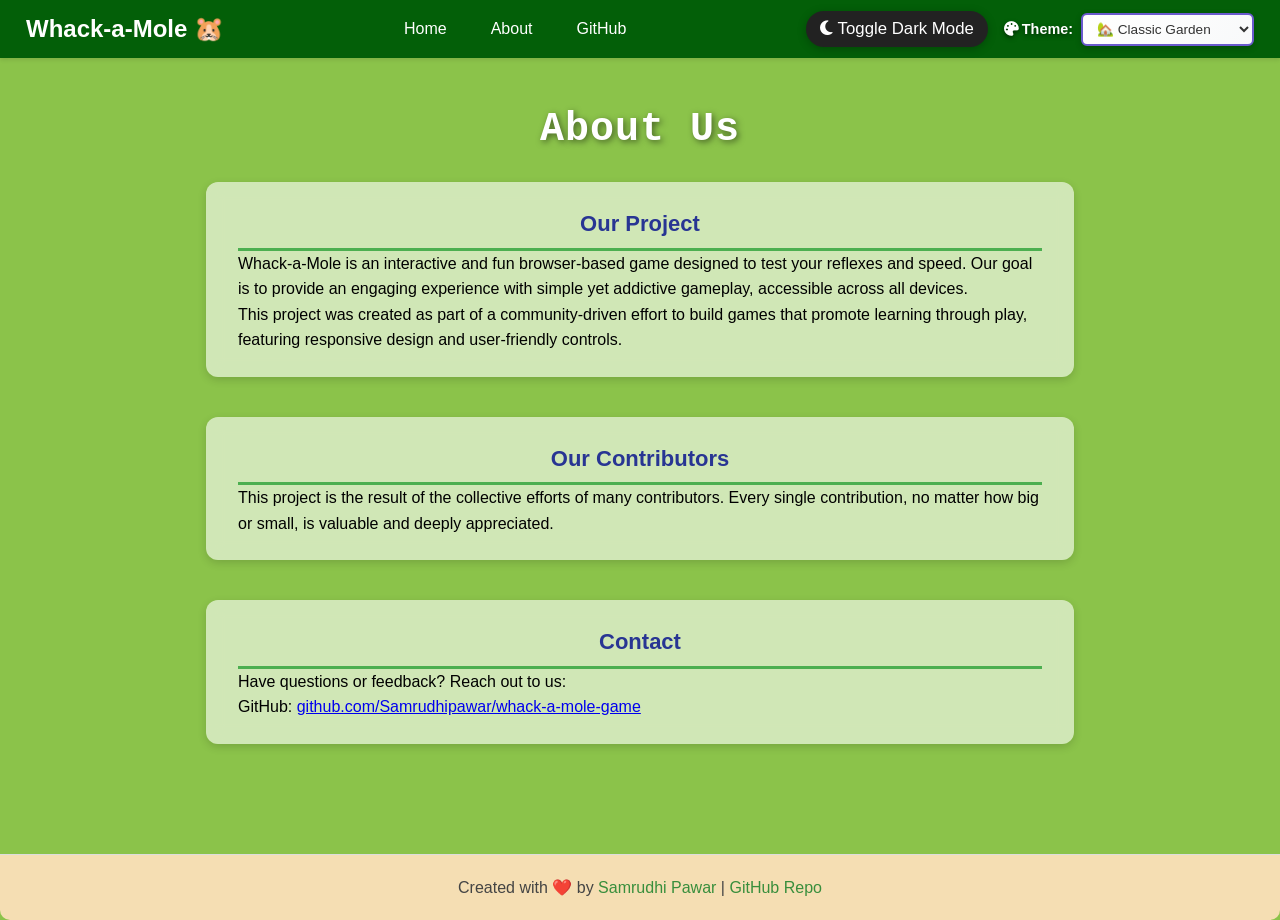
<file: about.html>
<!DOCTYPE html>
<html lang="en">
<head>
  <meta charset="UTF-8" />
  <meta name="viewport" content="width=device-width, initial-scale=1" />
  <title>About Us - Whack-a-Mole</title>
  <link rel="icon" href="favicon-whack-a-mole-game.png">
  <link rel="stylesheet" href="https://cdnjs.cloudflare.com/ajax/libs/font-awesome/6.5.0/css/all.min.css">
  <link rel="stylesheet" href="whack-a-mole.css">
  <style>
    html, body {
      height: 100%;
      margin: 0;
    }

    body {
      display: flex;
      flex-direction: column;
    }

    .container {
      flex: 1; /* Pushes footer to bottom if content is short */
    }



    body {
      margin: 0;
      color: #333;
      line-height: 1.6;
      font-family: "Segoe UI", Tahoma, Geneva, Verdana, sans-serif;
    }



    .container {
      max-width: 900px;
      margin: 40px auto;
      padding: 0 16px;
    }

    h1 {
      /* color: #035f08; */
      font-size: 2.5rem;
      margin-bottom: 20px;
      text-align: center;
      color: #ffffff;
      text-shadow: 2px 2px 6px rgba(0,0,0,0.5);
    }

    section {
      background:  rgba(255, 255, 255, 0.6);
      padding: 24px 32px;
      border-radius: 12px;
      box-shadow: 0 3px 8px rgba(0,0,0,0.15);
      margin-bottom: 40px;
      transition: transform 0.2s ease, box-shadow 0.2s ease;
      backdrop-filter: blur(8px); /* frosted glass effect */
      -webkit-backdrop-filter: blur(8px);
    }

    section h2 {
      text-align: center;
      font-size: 22px;
      color: #283593;
      margin-top: 0;
      padding-bottom: 6px;
      border-bottom: 3px solid #4caf50; /* accent underline */
    }

    .container p{
      font-weight: 500;
      color :black;
    }
    section:hover {
      transform: scale(1.02);
      box-shadow: 0 6px 16px rgba(0,0,0,0.12);
    }

    .section p a {
      color: #035f08;
      text-decoration: none;
      font-weight: 500;
    }

    section p a:hover {
      color: #0288d1;
      text-decoration: underline;
    }

    @media (max-width: 480px) {
      .container {
        margin: 20px auto;
        padding: 0 12px;
      }
    }
  </style>
</head>
<body>
<!-- This is the updated navbar -->
<nav class="navbar">
  <div class="navbar-container">
    <a href="index.html" class="navbar-logo">Whack-a-Mole 🐹</a>
    <ul class="navbar-menu">
      <li><a href="index.html" >Home</a></li>
      <li><a href="about.html">About</a></li>
      <li><a href="https://github.com/Samrudhipawar/whack-a-mole-game" target="_blank">GitHub</a></li>
    </ul>
    

    <!-- Wrap theme controls in a div for flex layout -->
    <div class="theme-controls">
      <button id="theme-toggle" class="theme-toggle-btn">
        <i class="fas fa-moon"></i> Toggle Dark Mode
      </button>

      <div class="theme-selector">
        <label for="theme-select" class="theme-label">
          <i class="fas fa-palette"></i> Theme:
        </label>
        <select id="theme-select" class="theme-dropdown">
          <option value="classic">🏡 Classic Garden</option>
          <option value="desert">🏜️ Desert Adventure</option>
          <option value="ocean">🌊 Ocean World</option>
          <option value="space">🚀 Space Mission</option>
          <option value="forest">🌲 Enchanted Forest</option>
        </select>
      </div>
    </div>
  </div>
</nav>
<div class="container">
  <h1>About Us</h1>

  <section>
    <h2>Our Project</h2>
    <p>
      Whack-a-Mole is an interactive and fun browser-based game designed to test your reflexes and speed. Our goal is to provide an engaging experience with simple yet addictive gameplay, accessible across all devices.
    </p>
    <p>
      This project was created as part of a community-driven effort to build games that promote learning through play, featuring responsive design and user-friendly controls.
    </p>
  </section>

  <section>
    <h2>Our Contributors</h2>
    <p>
      This project is the result of the collective efforts of many contributors. Every single contribution, no matter how big or small, is valuable and deeply appreciated.
    </p>
  </section>

  <section>
    <h2>Contact</h2>
    <p>Have questions or feedback? Reach out to us:</p>
    <p>GitHub: <a class="link" href="https://github.com/Samrudhipawar/whack-a-mole-game" target="_blank" rel="noopener">github.com/Samrudhipawar/whack-a-mole-game</a></p>
  </section>
</div>

 <footer class="footer">
         <p>
            Created with <span class="heart">❤️</span> by 
            <a href="https://github.com/Samrudhipawar" target="_blank">Samrudhi Pawar</a> | 
            <a href="https://github.com/Samrudhipawar/whack-a-mole-game" target="_blank">GitHub Repo</a>
         </p>
        </footer>
 <script src="whack-a-mole.js"></script>
 <script>
  // Dark mode toggle logic (same as index.html)
  document.addEventListener('DOMContentLoaded', function() {
    const themeToggleBtn = document.getElementById('theme-toggle');
    if (localStorage.getItem('theme') === 'dark') {
      document.body.classList.add('dark-mode');
      themeToggleBtn.innerHTML = '<i class="fas fa-sun"></i> Toggle Light Mode';
    } else {
      document.body.classList.remove('dark-mode');
      themeToggleBtn.innerHTML = '<i class="fas fa-moon"></i> Toggle Dark Mode';
    }
    themeToggleBtn.addEventListener('click', function() {
      document.body.classList.toggle('dark-mode');
      const isDark = document.body.classList.contains('dark-mode');
      themeToggleBtn.innerHTML = isDark
        ? '<i class="fas fa-sun"></i> Toggle Light Mode'
        : '<i class="fas fa-moon"></i> Toggle Dark Mode';
      localStorage.setItem('theme', isDark ? 'dark' : 'light');
    });
  });
 </script>
</body>
</html>
</file>
<file: whack-a-mole.css>
* {
  margin: 0;
  padding: 0;
  box-sizing: border-box;
}

body {
  background-image: url("https://i.pinimg.com/1200x/b5/37/f6/b537f6af75a3573bda5c9148ed16c5dc.jpg");
  cursor: url("https://cur.cursors-4u.net/sports/spo-10/spo947.cur"), auto;
  background-color: #8bc34a;
  background-size: cover;
  background-position: center;
  background-attachment: fixed;
  min-height: 100vh;
  font-family: monospace;
  margin: 0;
  padding: 0;
  /* Remove flexbox centering */
}


.game-container {
  margin: 0 auto;
  margin-top: 20px;
  max-width: 600px;
  background-color: cornsilk;
  padding: 20px;
  border-radius: 10px;
  box-shadow: 0 0 10px rgba(0, 0, 0, 0.2);
  text-align: center;
}


h1 {
  font-family: monospace;
  font-size: 3rem;
  color: #502f09;
  text-shadow: 0 0 5px #03261f, 0 0 10px #03261f;
  margin-bottom: 20px;
  letter-spacing: 1px;
}

.game-info {
  display: flex;
  justify-content: space-around;
  margin-bottom: 20px;
  font-size: 1.2rem;
  font-weight: bold;
}
.game-info > div:hover {
  transform: scale(1.05);
  transition: transform 0.2s ease-in-out;
}

.game-board {
  display: grid;
  grid-template-columns: repeat(3, 1fr);
  grid-gap: 15px;
  margin-bottom: 20px;
}

.hole {
  position: relative;
  width: 100%;
  padding-bottom: 100%;
  background-color: #654321; 
  border-radius: 50%;
  box-shadow: inset 0 10px 0 5px #432a17; 
  transition: all 0.3s ease;
  overflow: hidden; 
}

.hole:hover {
  transform: scale(1.03);
  box-shadow: 0 0 20px #ffc107, inset 0 10px 10px rgba(0, 0, 0, 0.6);
}

.mole {
  position: absolute;
  top: 100%;
  left: 0;
  width: 100%;
  height: 100%;
  background-image: url('Daco_5139344.png');
  background-size: 125% auto; 
  background-repeat: no-repeat;
  background-position: center center; 
  transition: top 0.3s ease-out;
  animation: none;
  pointer-events: none;
  z-index: 1;
}

.mole.active {
  top: 15%;
  pointer-events: auto;
}

.game-button {
  background: linear-gradient(to right, #0b560f, #155f19);
  color: white;
  border: none;
  padding: 10px 20px;
  font-size: 1rem;
  border-radius: 5px;
  cursor: pointer;
  box-shadow: 0 3px 6px rgba(0, 0, 0, 0.3);
  transition: transform 0.2s ease, box-shadow 0.3s ease;
}

.game-button:hover {
  background-color: #43e24b;
  box-shadow: 0 6px 12px rgba(0, 0, 0, 0.3);
  transform: scale(1.05);
}

#start-button:hover {
  background-color: #388e3c;
}

#start-button:disabled {
  background-color: #9e9e9e;
  cursor: not-allowed;
}

#restart-button {
  background-color: #f44336;
}

#restart-button:hover {
  background-color: #8a0f0f;
}
.sound-controls {
  margin-top: 15px;
  font-size: 0.9rem;
}

.sound-controls label {
  cursor: pointer;
  user-select: none;
}

.sound-controls input {
  margin-right: 5px;
}
.game-over-tag {
  position: absolute;
  top: 50%;
  left: 50%;
  transform: translate(-50%, -50%);
  background-color: #ff0000;
  color: white;
  font-size: 2rem;
  font-weight: bold;
  padding: 10px 20px;
  border-radius: 5px;
  z-index: 10;
  display: none;
  animation: pulse 1s infinite alternate;
}

.score-popup {
  position: absolute;
  top: 40%;
  left: 50%;
  transform: translate(-50%, -50%);
  background-color: rgba(255, 255, 255, 0.9);
  color: #333;
  font-size: 1.5rem;
  font-weight: bold;
  padding: 15px 25px;
  border-radius: 10px;
  box-shadow: 0 0 15px rgba(0, 0, 0, 0.3);
  z-index: 9;
  display: none;
}

@keyframes pulse {
  from {
    transform: translate(-50%, -50%) scale(1);
  }
  to {
    transform: translate(-50%, -50%) scale(1.1);
  }
}
/* improve footer */

.footer {
  margin-top: 30px;
  padding: 20px 20px;
  background-color: wheat;
  border-top: 1px solid #ddd;
  font-size: 1rem;
  color: #444;
  text-align: center;
  border-radius: 0 0 10px 10px;
  animation: fadeInUp 1s ease-out;
}

@keyframes fadeInUp {
  from {
    opacity: 0;
    transform: translateY(30px);
  }
  to {
    opacity: 1;
    transform: translateY(0);
  }
}

.footer a {
  color: #388e3c;
  font-weight: 500;
  transition: color 0.3s ease;
  text-decoration: none;
}

.footer a:hover {
  color: #2e7d32;
  text-decoration: underline;
}

.footer .heart {
  animation: beat 1s infinite alternate;
  display: inline-block;
  color: red;
}

@keyframes beat {
  from {
    transform: scale(1);
  }
  to {
    transform: scale(1.2);
  }
}
@keyframes shake {
  0% { transform: translateX(0); }
  25% { transform: translateX(-5px); }
  50% { transform: translateX(5px); }
  75% { transform: translateX(-5px); }
  100% { transform: translateX(0); }
}


.mole.whacked {
  animation: shake 0.3s ease-in-out;
  animation-fill-mode: forwards;
}

/* LIGHT AND DARK MODE */

body.dark-mode {
  background-color: #212121 !important;
  background-image:
  linear-gradient(rgba(0,0,0,0.6), rgba(0,0,0,0.6)),
  url("https://i.pinimg.com/1200x/b5/37/f6/b537f6af75a3573bda5c9148ed16c5dc.jpg") !important;
  background-size: cover;
  background-position: center;
  color: var(--text-color);
}

body.dark-mode .game-container {
  background-color: #2d2d2d;
  color: #f6f6f6;
  box-shadow: 0 0 20px rgba(30,30,60,0.5);
}

body.dark-mode h1 {
  color: #ffee58;
  text-shadow: 0 0 8px #283593;
}
body.dark-mode .game-info,
body.dark-mode .score-popup,
body.dark-mode .game-over-tag,
body.dark-mode .footer {
  background-color: #26283f;
  color: #ffe082;
}

body.dark-mode .hole {
  background-color: #463018;
  box-shadow: inset 0 10px 0 5px rgba(255,255,255, 0.08);
}

/* Dark mode support for theme selector */
body.dark-mode .theme-dropdown {
  background: linear-gradient(135deg, #3a3a3a, #2d2d2d);
  border-color: #ffee58;
  color: #ffffff;
  box-shadow: 0 2px 6px rgba(0, 0, 0, 0.4);
}

body.dark-mode .theme-dropdown:hover {
  border-color: #ffc107;
  box-shadow: 0 4px 8px rgba(0, 0, 0, 0.5);
}

body.dark-mode .theme-dropdown:focus {
  border-color: #ffa726;
  box-shadow: 0 0 0 2px rgba(255, 167, 38, 0.3);
}

body.dark-mode .theme-dropdown option {
  background-color: #2d2d2d;
  color: #ffffff;
}

/* Navbar container: flex, align items center, space between */
.navbar-container {
  display: flex;
  align-items: center;
  justify-content: space-between;
  gap: 24px;
  padding: 0 16px;
}

/* Navbar menu: flex */
.navbar-menu {
  display: flex;
  list-style: none;
  margin: 0;
  padding: 0;
  gap: 20px;
}

/* Theme controls container: flex align center and gap */
.theme-controls {
  display: flex;
  align-items: center;
  gap: 16px;
}

/* Theme toggle button */
.theme-toggle-btn {
  padding: 8px 14px;
  background: #222;
  color: #fff;
  border: none;
  border-radius: 20px;
  cursor: pointer;
  font-size: 1.05rem;
  box-shadow: 0 2px 8px rgba(0,0,0,0.25);
  transition: all 0.2s;
  white-space: nowrap;
}

.theme-toggle-btn:hover {
  background: #434343;
  color: #ffee58;
}

/* Theme selector styles */
.theme-selector {
  display: flex;
  align-items: center;
  gap: 8px;
}

.theme-label {
  color: #fff;
  font-size: 0.9rem;
  font-weight: bold;
  text-shadow: 0 2px 4px rgba(0,0,0,0.5);
  white-space: nowrap;
}

.theme-dropdown {
  background: linear-gradient(135deg, #ffffff, #f8f9fa);
  border: 2px solid #6a5acd;
  border-radius: 6px;
  padding: 6px 10px;
  font-size: 0.85rem;
  font-weight: 500;
  color: #333;
  cursor: pointer;
  min-width: 160px;
  box-shadow: 0 2px 6px rgba(0, 0, 0, 0.2);
  transition: all 0.3s ease;
  outline: none;
}

.theme-dropdown:hover {
  border-color: #483d8b;
  box-shadow: 0 4px 8px rgba(0, 0, 0, 0.25);
  transform: translateY(-1px);
}

.theme-dropdown:focus {
  border-color: #ffa726;
  box-shadow: 0 0 0 2px rgba(255, 167, 38, 0.3);
}

/* Adjust navbar background and height */
.navbar {
  background: #035f08;
  height: 60px;
  box-shadow: 0 2px 4px rgba(0,0,0,0.1);
  color: white;
  padding: 10px;


}

/* Navbar logo */
.navbar-logo {
  font-size: 1.5rem;
  font-weight: bold;
  color: white;
  text-decoration: none;
  white-space: nowrap;
}

/* Navbar links */
.navbar-menu a {
  color: white;
  text-decoration: none;
  font-weight: 500;
  padding: 8px 12px;
  border-radius: 4px;
}

.navbar-menu a.active,
.navbar-menu a:hover {
  background: #283593;
}




/* Theme Variations */
/* Classic Garden Theme (Default) */
body[data-theme="classic"] {
  background-image: url("https://i.pinimg.com/1200x/b5/37/f6/b537f6af75a3573bda5c9148ed16c5dc.jpg");
  background-color: #8bc34a;
}

body[data-theme="classic"] .mole {
  background-image: url('Daco_5139344.png');
}

/* Desert Theme */
body[data-theme="desert"] {
  background-image: url("https://images.unsplash.com/photo-1547036967-23d11aacaee0?ixlib=rb-4.0.3&auto=format&fit=crop&w=1200&q=80");
  background-color: #d2691e;
}

body[data-theme="desert"] .mole {
  background-image: url('camel.png');
  background-size: 100% auto;
}

body[data-theme="desert"] .game-container {
  background-color: #ffeaa7;
  border: 2px solid #d2691e;
}

body[data-theme="desert"] h1 {
  color: #8b4513;
  text-shadow: 0 0 5px #654321, 0 0 10px #654321;
}

/* Ocean Theme */
body[data-theme="ocean"] {
  background-image: url("https://images.unsplash.com/photo-1544551763-46a013bb70d5?ixlib=rb-4.0.3&auto=format&fit=crop&w=1200&q=80");
  background-color: #0077be;
}

body[data-theme="ocean"] .mole {
  background-image: url('octopus.png');
  background-size: 110% auto;
}

body[data-theme="ocean"] .game-container {
  background-color: #e6f3ff;
  border: 2px solid #0077be;
}

body[data-theme="ocean"] h1 {
  color: #003d6b;
  text-shadow: 0 0 5px #0077be, 0 0 10px #0077be;
}

body[data-theme="ocean"] .hole {
  background-color: #4a90e2;
  box-shadow: inset 0 10px 0 5px #2980b9;
}

/* Space Theme */
body[data-theme="space"] {
  background-image: url("https://images.unsplash.com/photo-1446776877081-d282a0f896e2?ixlib=rb-4.0.3&auto=format&fit=crop&w=1200&q=80");
  background-color: #0f0f23;
}

body[data-theme="space"] .mole {
  background-image: url('alien.png');
  background-size: 90% auto;
}

body[data-theme="space"] .game-container {
  background-color: #1a1a2e;
  color: #fff;
  border: 2px solid #00d4ff;
  box-shadow: 0 0 20px rgba(0, 212, 255, 0.3);
}

body[data-theme="space"] h1 {
  color: #00d4ff;
  text-shadow: 0 0 10px #00d4ff, 0 0 20px #00d4ff;
}

body[data-theme="space"] .hole {
  background-color: #2c2c54;
  box-shadow: inset 0 10px 0 5px #1a1a2e;
}

body[data-theme="space"] .game-info,
body[data-theme="space"] .level-selection,
body[data-theme="space"] .sound-controls {
  color: #ffffff;
}

/* Forest Theme */
body[data-theme="forest"] {
  background-image: url("https://images.unsplash.com/photo-1441974231531-c6227db76b6e?ixlib=rb-4.0.3&auto=format&fit=crop&w=1200&q=80");
  background-color: #228b22;
}

body[data-theme="forest"] .mole {
  background-image: url("https://cdn-icons-png.flaticon.com/512/2219/2219744.png");
  background-size: 115% auto;
}

body[data-theme="forest"] .game-container {
  background-color: #f0fff0;
  border: 2px solid #228b22;
}

body[data-theme="forest"] h1 {
  color: #006400;
  text-shadow: 0 0 5px #228b22, 0 0 10px #228b22;
}

body[data-theme="forest"] .hole {
  background-color: #8b4513;
  box-shadow: inset 0 10px 0 5px #654321;
}

/* Level Selection Styles */
.level-selection {
  margin-bottom: 20px;
  padding: 15px;
  border-radius: 10px;
  background-color: rgba(255, 255, 255, 0.1);
}

.level-selection h3 {
  color: #502f09;
  margin-bottom: 15px;
  font-size: 1.3rem;
  text-shadow: 0 0 3px rgba(0, 0, 0, 0.3);
}

.level-dropdown-container {
  display: flex;
  flex-direction: column;
  align-items: center;
  gap: 10px;
}

.level-label {
  color: #502f09;
  font-size: 1.1rem;
  font-weight: bold;
  display: flex;
  align-items: center;
  gap: 8px;
}

.level-dropdown {
  background: linear-gradient(135deg, #ffffff, #f8f9fa);
  border: 2px solid #6a5acd;
  border-radius: 8px;
  padding: 12px 16px;
  font-size: 1rem;
  font-weight: 500;
  color: #333;
  cursor: pointer;
  min-width: 280px;
  box-shadow: 0 4px 8px rgba(0, 0, 0, 0.1);
  transition: all 0.3s ease;
  outline: none;
}

.level-dropdown:hover {
  border-color: #483d8b;
  box-shadow: 0 6px 12px rgba(0, 0, 0, 0.15);
  transform: translateY(-1px);
}

.level-dropdown:focus {
  border-color: #ffa726;
  box-shadow: 0 0 0 3px rgba(255, 167, 38, 0.3);
}

.level-dropdown:disabled {
  background: linear-gradient(135deg, #e0e0e0, #d0d0d0);
  border-color: #cccccc;
  color: #999999;
  cursor: not-allowed;
  opacity: 0.6;
}

.level-dropdown option {
  padding: 10px;
  background-color: #ffffff;
  color: #333;
  font-size: 1rem;
}

.level-dropdown option:hover,
.level-dropdown option:checked {
  background-color: #f0f0f0;
  color: #6a5acd;
}

/* Dark Mode Support for Level Selection */
body.dark-mode .level-selection {
  background-color: rgba(0, 0, 0, 0.2);
}

body.dark-mode .level-selection h3,
body.dark-mode .level-label {
  color: #ffee58;
  text-shadow: 0 0 5px rgba(255, 238, 88, 0.3);
}

body.dark-mode .level-dropdown {
  background: linear-gradient(135deg, #3a3a3a, #2d2d2d);
  border-color: #ffee58;
  color: #ffffff;
  box-shadow: 0 4px 8px rgba(0, 0, 0, 0.3);
}

body.dark-mode .level-dropdown:hover {
  border-color: #ffc107;
  box-shadow: 0 6px 12px rgba(0, 0, 0, 0.4);
}

body.dark-mode .level-dropdown:focus {
  border-color: #ffa726;
  box-shadow: 0 0 0 3px rgba(255, 167, 38, 0.3);
}

body.dark-mode .level-dropdown:disabled {
  background: linear-gradient(135deg, #404040, #303030);
  border-color: #555555;
  color: #666666;
  cursor: not-allowed;
  opacity: 0.6;
}

body.dark-mode .level-dropdown option {
  background-color: #2d2d2d;
  color: #ffffff;
}

body.dark-mode .level-dropdown option:hover,
body.dark-mode .level-dropdown option:checked {
  background-color: #404040;
  color: #ffee58;
}

/* Responsive Design for Level Selection */
@media (max-width: 768px) {
  .level-dropdown-container {
    width: 100%;
  }
  
  .level-dropdown {
    min-width: 250px;
    width: 100%;
    max-width: 300px;
  }
  
  .level-selection h3 {
    font-size: 1.1rem;
  }
  
  .level-label {
    font-size: 1rem;
  }
}

@media (max-width: 480px) {
  .level-dropdown {
    min-width: 200px;
    padding: 10px 12px;
    font-size: 0.9rem;
  }
  
  .level-label {
    font-size: 0.9rem;
  }
  
  .level-selection h3 {
    font-size: 1rem;
  }
}

/* Responsive Design for Theme Selector */
@media (max-width: 768px) {
  .theme-selector {
    right: 16px;
    top: 60px;
    flex-direction: column;
    gap: 4px;
  }
  
  .theme-dropdown {
    min-width: 140px;
    font-size: 0.8rem;
    padding: 5px 8px;
  }
  
  .theme-label {
    font-size: 0.8rem;
  }
}

@media (max-width: 480px) {
  .theme-selector {
    right: 10px;
    top: 55px;
  }
  
  .theme-dropdown {
    min-width: 120px;
    font-size: 0.75rem;
  }
  
  .theme-label {
    font-size: 0.75rem;
  }
}
</file>
